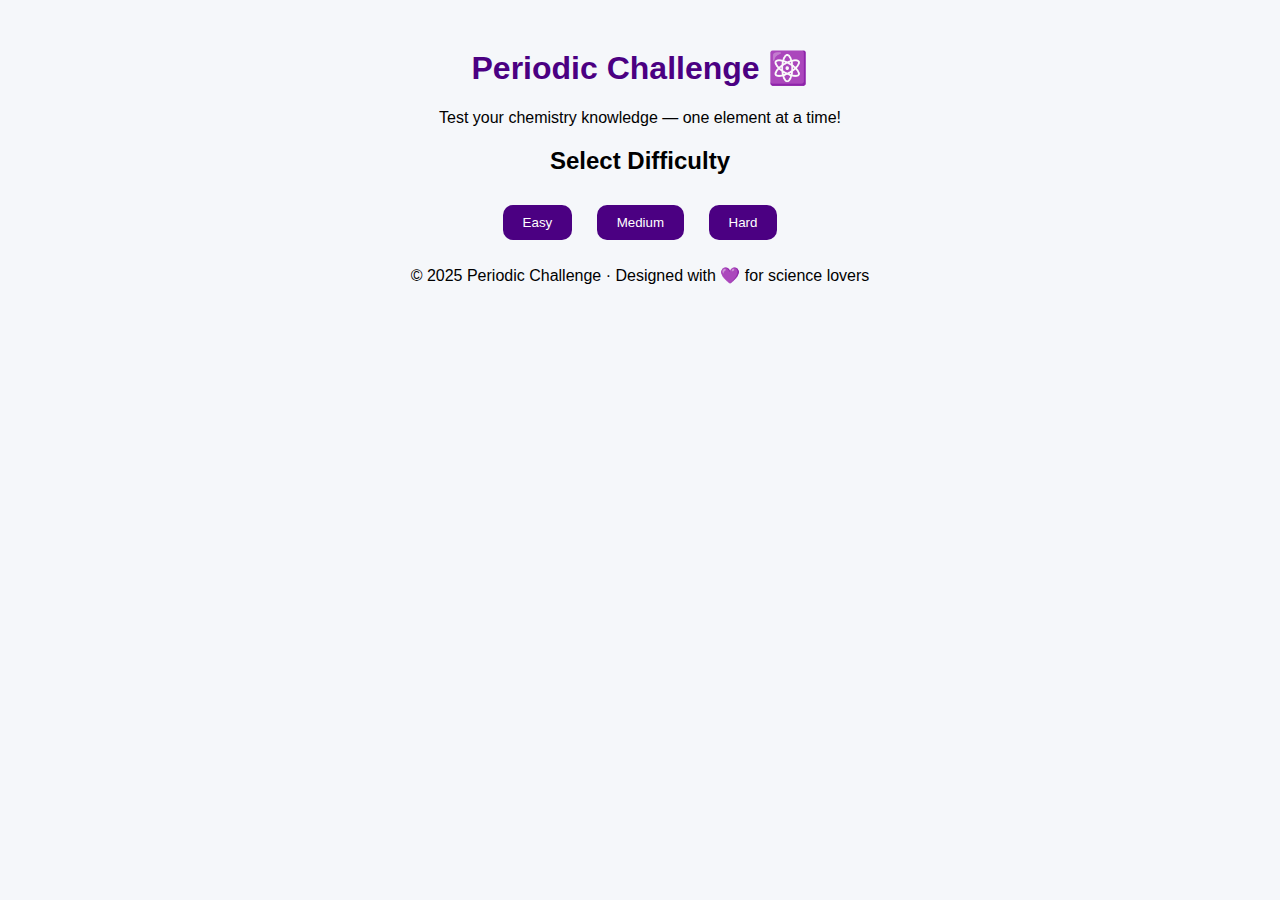
<file: index.html>
<!DOCTYPE html>
<html lang="en">
<head>
  <meta charset="UTF-8" />
  <meta name="viewport" content="width=device-width, initial-scale=1.0" />
  <title>Periodic Challenge ⚛️</title>
  <link rel="stylesheet" href="style.css" />
  <link href="https://fonts.googleapis.com/css2?family=Poppins:wght@400;600&display=swap" rel="stylesheet">
</head>
<body>
  <header>
    <h1>Periodic Challenge ⚛️</h1>
    <p>Test your chemistry knowledge — one element at a time!</p>
  </header>

  <!-- Start Screen -->
  <main id="start-screen" class="quiz-card">
    <h2>Select Difficulty</h2>
    <div class="mode-buttons">
      <button class="mode-btn" data-mode="easy">Easy</button>
      <button class="mode-btn" data-mode="medium">Medium</button>
      <button class="mode-btn" data-mode="hard">Hard</button>
    </div>
  </main>

  <!-- Quiz Section -->
  <main id="quiz-section" class="quiz-card" style="display:none;">
    <p id="progress"></p>
    <h2 id="question">Loading question...</h2>
    <div id="options"></div>
    <p id="result"></p>
    <button id="next">Next Question</button>
    <p id="high-score"></p>
  </main>

  <!-- End Screen -->
  <main id="end-screen" class="quiz-card" style="display:none;">
    <h2>Quiz Complete!</h2>
    <p id="final-score"></p>
    <button id="restart">Play Again</button>
  </main>

  <footer>
    <p>© 2025 Periodic Challenge · Designed with 💜 for science lovers</p>
  </footer>

  <script src="script.js"></script>
</body>

</html>
</file>
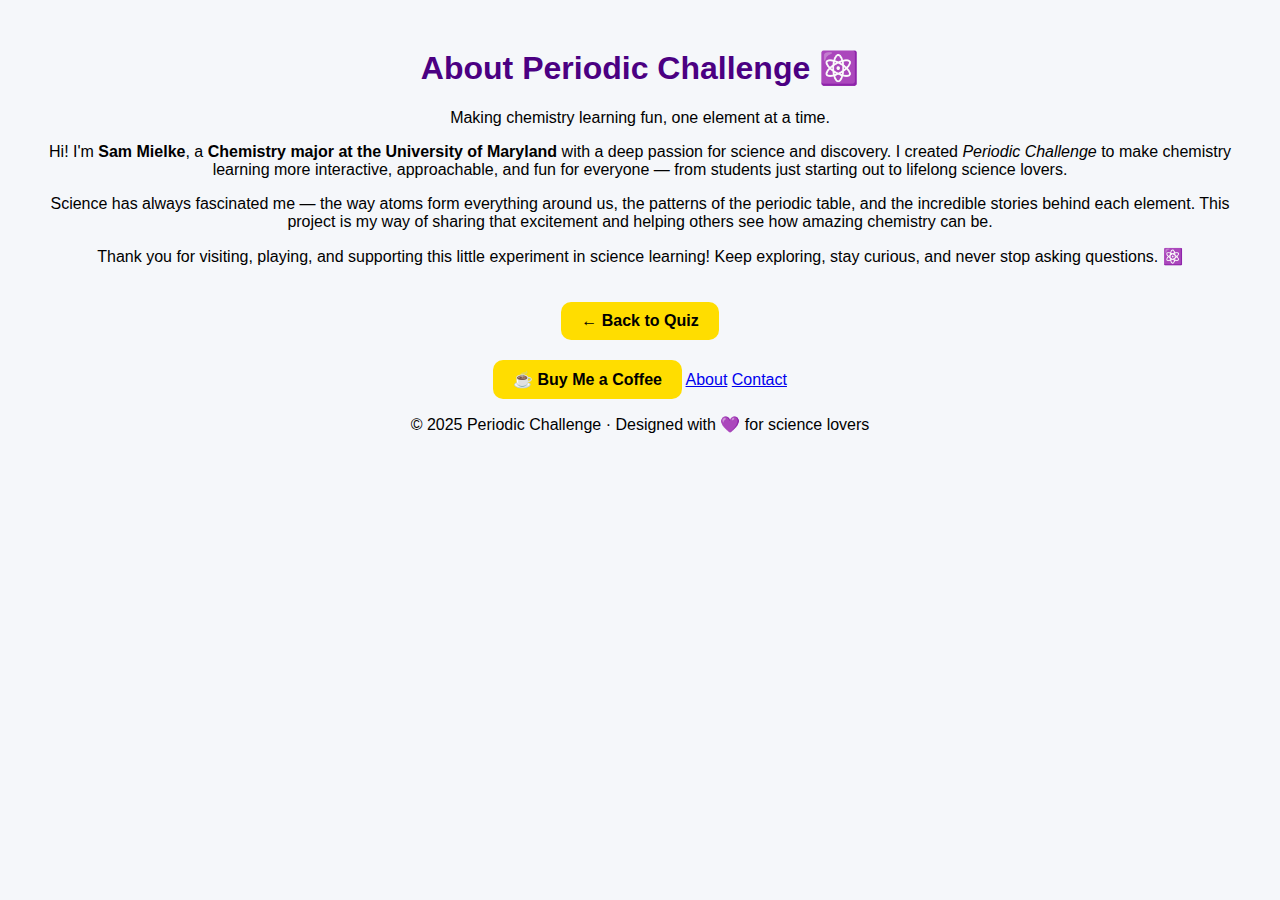
<file: about.html>
<!DOCTYPE html>
<html lang="en">
<head>
  <meta charset="UTF-8" />
  <meta name="viewport" content="width=device-width, initial-scale=1.0" />
  <title>About - Periodic Challenge ⚛️</title>
  <link rel="stylesheet" href="style.css" />
  <link href="https://fonts.googleapis.com/css2?family=Poppins:wght@400;600&display=swap" rel="stylesheet">
</head>
<body>
  <header>
    <h1>About Periodic Challenge ⚛️</h1>
    <p class="tagline">Making chemistry learning fun, one element at a time.</p>
  </header>

  <main class="quiz-card">
    <p>
      Hi! I'm <strong>Sam Mielke</strong>, a <strong>Chemistry major at the University of Maryland</strong> with a deep passion for science and discovery.  
      I created <em>Periodic Challenge</em> to make chemistry learning more interactive, approachable, and fun for everyone — from students just starting out to lifelong science lovers.
    </p>

    <p>
      Science has always fascinated me — the way atoms form everything around us, the patterns of the periodic table, and the incredible stories behind each element.  
      This project is my way of sharing that excitement and helping others see how amazing chemistry can be.
    </p>

    <p>
      Thank you for visiting, playing, and supporting this little experiment in science learning!  
      Keep exploring, stay curious, and never stop asking questions. ⚛️
    </p>

    <a href="index.html" class="coffee-btn">← Back to Quiz</a>
  </main>

  <footer>
    <div class="footer-links">
      <a href="https://www.buymeacoffee.com/smamielke" target="_blank" class="coffee-btn">☕ Buy Me a Coffee</a>
      <a href="about.html">About</a>
      <a href="contact.html">Contact</a>
    </div>
    <p>© 2025 Periodic Challenge · Designed with 💜 for science lovers</p>
  </footer>
</body>
</html>
</file>
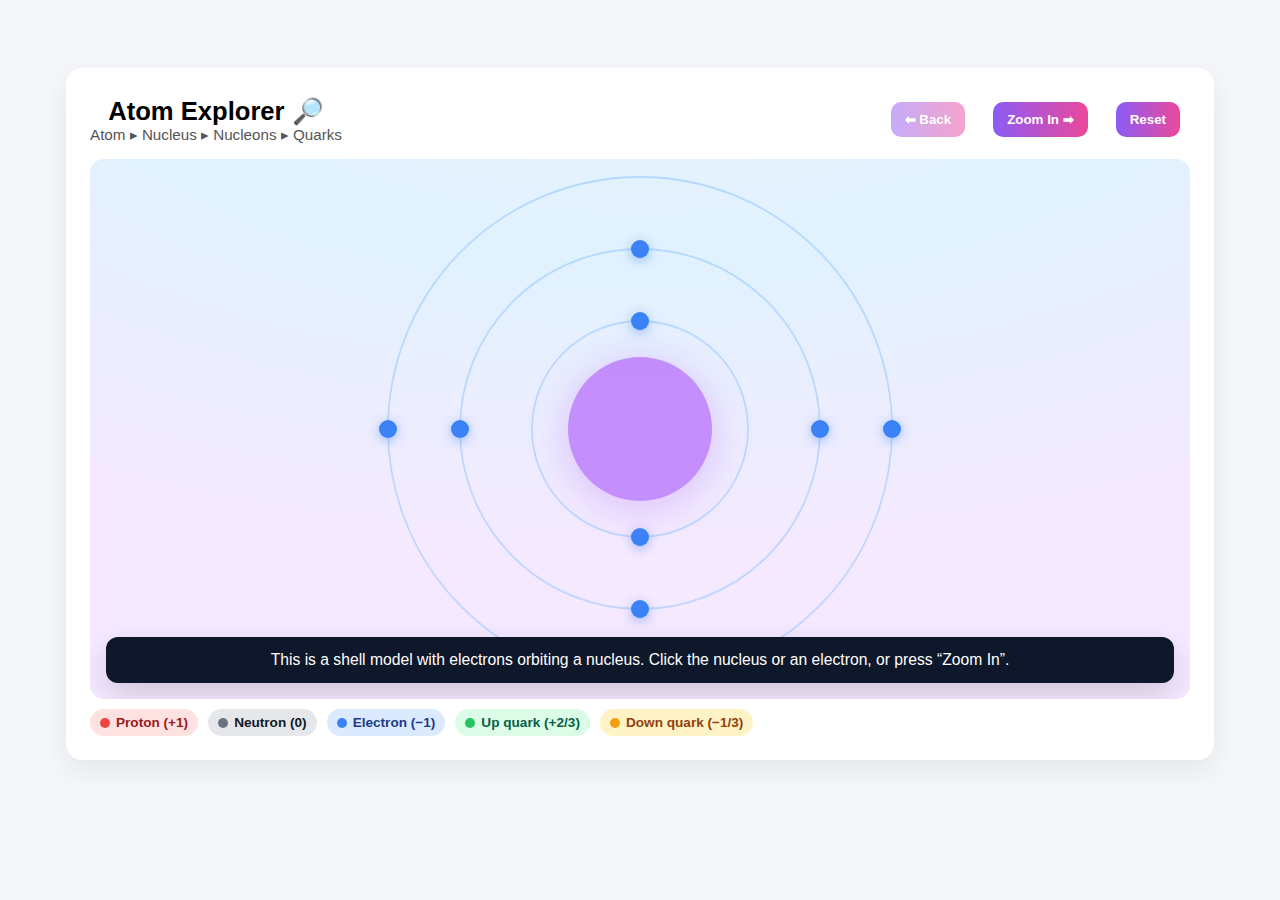
<file: atom-explorer.html>
<!DOCTYPE html>
<html lang="en">
<head>
<meta charset="utf-8" />
<meta name="viewport" content="width=device-width, initial-scale=1" />
<title>Atom Explorer 🔬 | Periodic Challenge</title>
<link rel="stylesheet" href="style.css" />

<style>
/* --- Layout card --- */
.explorer-wrap{
  max-width:1100px;margin:40px auto;padding:24px;
  background:#fff;border-radius:16px;box-shadow:0 10px 30px rgba(0,0,0,.08)
}
.explorer-header{display:flex;justify-content:space-between;gap:12px;align-items:center;margin-bottom:12px}
.explorer-title{font-size:1.6rem;font-weight:800}
.explorer-crumbs{font-size:.95rem;color:#555}
.controls{display:flex;gap:8px;flex-wrap:wrap}
.controls button{
  background:linear-gradient(90deg,#8b5cf6,#ec4899);color:#fff;border:0;
  padding:10px 14px;border-radius:10px;font-weight:700;cursor:pointer
}
.controls button:disabled{opacity:.5;cursor:not-allowed}
.scene{
  background:radial-gradient(1200px 600px at 50% -200px, #eef2ff, #e0f2fe, #f5e9ff);
  border-radius:14px;overflow:hidden;position:relative;height:540px
}
#stage{width:100%;height:100%}
.tooltip{
  position:absolute;left:16px;bottom:16px;right:16px;
  background:#0f172a;color:#fff;border-radius:12px;padding:12px 14px;
  font-size:.98rem;line-height:1.4;box-shadow:0 12px 30px rgba(0,0,0,.15)
}
.tooltip b{color:#93c5fd}
.legend{
  display:flex;gap:10px;flex-wrap:wrap;margin-top:10px
}
.badge{display:inline-flex;align-items:center;gap:6px;border-radius:999px;padding:6px 10px;font-size:.85rem;font-weight:700}
.badge .dot{width:10px;height:10px;border-radius:50%}
.badge.p{background:#fee2e2;color:#991b1b}.badge.p .dot{background:#ef4444}
.badge.n{background:#e5e7eb;color:#111827}.badge.n .dot{background:#6b7280}
.badge.e{background:#dbeafe;color:#1e3a8a}.badge.e .dot{background:#3b82f6}
.badge.u{background:#dcfce7;color:#065f46}.badge.u .dot{background:#22c55e}
.badge.d{background:#fef3c7;color:#92400e}.badge.d .dot{background:#f59e0b}

/* SVG niceties */
#stage svg{width:100%;height:100%}
g.layer{opacity:0;pointer-events:none;transition:opacity .35s ease}
g.layer.active{opacity:1;pointer-events:auto}
.orbit{fill:none;stroke:#93c5fd;stroke-width:2;opacity:.55}
.electron{fill:#3b82f6;filter:drop-shadow(0 3px 6px rgba(59,130,246,.5))}
.nucleus-glow{filter:drop-shadow(0 8px 24px rgba(168,85,247,.35))}
.proton{fill:#ef4444}
.neutron{fill:#6b7280}
.quark-u{fill:#22c55e}
.quark-d{fill:#f59e0b}

/* small screens */
@media (max-width:760px){
  .scene{height:480px}
  .explorer-title{font-size:1.3rem}
}
</style>
</head>
<body>

<main class="explorer-wrap">
  <div class="explorer-header">
    <div>
      <div class="explorer-title">Atom Explorer 🔎</div>
      <div class="explorer-crumbs" id="crumbs">Atom ▸ Nucleus ▸ Nucleons ▸ Quarks</div>
    </div>
    <div class="controls">
      <button id="backBtn" aria-label="Back one level">⬅ Back</button>
      <button id="nextBtn" aria-label="Zoom in one level">Zoom In ➡</button>
      <button id="resetBtn" aria-label="Reset to atom view">Reset</button>
    </div>
  </div>

  <div class="scene" role="region" aria-label="Interactive atomic zoom explorer">
    <div id="stage"></div>
    <div class="tooltip" id="tip">Click <b>Zoom In</b> or tap parts of the atom to explore layers: Atom → Nucleus → Nucleons → Quarks.</div>
  </div>

  <div class="legend" aria-hidden="true">
    <span class="badge p"><span class="dot"></span>Proton (+1)</span>
    <span class="badge n"><span class="dot"></span>Neutron (0)</span>
    <span class="badge e"><span class="dot"></span>Electron (−1)</span>
    <span class="badge u"><span class="dot"></span>Up quark (+2/3)</span>
    <span class="badge d"><span class="dot"></span>Down quark (−1/3)</span>
  </div>
</main>

<script>
/* ---------- State ---------- */
let LEVEL = 0; // 0 Atom, 1 Nucleus, 2 Nucleons, 3 Quarks

const stage = document.getElementById('stage');
const tip   = document.getElementById('tip');
const crumbs = document.getElementById('crumbs');
const backBtn = document.getElementById('backBtn');
const nextBtn = document.getElementById('nextBtn');
const resetBtn = document.getElementById('resetBtn');

backBtn.onclick = () => setLevel(Math.max(0, LEVEL-1));
nextBtn.onclick = () => setLevel(Math.min(3, LEVEL+1));
resetBtn.onclick = () => setLevel(0);

/* ---------- Build SVG once ---------- */
const svgNS = "http://www.w3.org/2000/svg";
const svg = document.createElementNS(svgNS,'svg');
svg.setAttribute('viewBox','0 0 1000 600');
stage.appendChild(svg);

function make(tag, attrs={}, parent=svg){
  const el = document.createElementNS(svgNS, tag);
  for (const [k,v] of Object.entries(attrs)) el.setAttribute(k, v);
  parent.appendChild(el); return el;
}

/* Layers */
const layers = {
  atom:     make('g',{class:'layer active','data-level':'0'}),
  nucleus:  make('g',{class:'layer','data-level':'1'}),
  nucleons: make('g',{class:'layer','data-level':'2'}),
  quarks:   make('g',{class:'layer','data-level':'3'}),
};

/* ---------- Level 0: Atom (oxygen-like shell model) ---------- */
(function drawAtom(){
  // orbits
  const orbits=[120,200,280];
  orbits.forEach(r => make('circle',{cx:500, cy:300, r, class:'orbit'}, layers.atom));

  // electrons (simplified positions)
  const electrons = [
    [500,180],[500,420],                // K shell (2)
    [300,300],[700,300],[500,100],[500,500], // L shell (4 of 6 shown)
    [220,300],[780,300]                 // M shell (2)
  ];
  electrons.forEach(([x,y])=>{
    const e = make('circle',{cx:x, cy:y, r:10, class:'electron'}, layers.atom);
    e.addEventListener('click', ()=> setLevel(1)); // click an electron -> zoom
  });

  // nucleus blob
  const nuc = make('circle',{cx:500, cy:300, r:80, fill:'#c084fc', opacity:.9, class:'nucleus-glow'}, layers.atom);
  nuc.style.cursor='pointer';
  nuc.addEventListener('click', ()=> setLevel(1));
})();

/* ---------- Level 1: Nucleus overview ---------- */
(function drawNucleus(){
  // fuzzy halo
  make('circle',{cx:500, cy:300, r:170, fill:'#ede9fe', opacity:.5}, layers.nucleus);
  // pack of nucleons
  const spots = [
    [470,260,'p'],[530,260,'n'],
    [450,300,'n'],[500,300,'p'],[550,300,'n'],
    [470,340,'p'],[530,340,'n']
  ];
  spots.forEach(([x,y,type])=>{
    const cls = type==='p'?'proton':'neutron';
    const c = make('circle',{cx:x, cy:y, r:30, class:cls}, layers.nucleus);
    c.style.cursor='pointer';
    c.addEventListener('click', ()=> setLevel(2));
  });
  // label
  make('text',{x:500, y:120, 'text-anchor':'middle', fill:'#111827', 'font-size':'22', 'font-weight':'700'}, layers.nucleus)
    .textContent = 'Nucleus (protons + neutrons)';
})();

/* ---------- Level 2: Single nucleon (toggle proton/neutron) ---------- */
(function drawNucleons(){
  // proton on left
  make('circle',{cx:380, cy:300, r:70, class:'proton'}, layers.nucleons)
    .addEventListener('click', ()=> setLevel(3, 'proton'));
  make('text',{x:380, y:395, 'text-anchor':'middle', fill:'#111827', 'font-size':'18', 'font-weight':'700'}, layers.nucleons).textContent='Proton (+1)';

  // neutron on right
  make('circle',{cx:620, cy:300, r:70, class:'neutron'}, layers.nucleons)
    .addEventListener('click', ()=> setLevel(3, 'neutron'));
  make('text',{x:620, y:395, 'text-anchor':'middle', fill:'#111827', 'font-size':'18', 'font-weight':'700'}, layers.nucleons).textContent='Neutron (0)';
})();

/* ---------- Level 3: Quarks inside the selected nucleon ---------- */
let QUARK_MODE = 'proton'; // or 'neutron'
function drawQuarks(){
  // clear previous
  while (layers.quarks.firstChild) layers.quarks.removeChild(layers.quarks.firstChild);

  const caption = QUARK_MODE==='proton'
    ? 'Proton = up + up + down (uud), charge +1'
    : 'Neutron = up + down + down (udd), charge 0';

  // big container
  const R=120;
  const shell = make('circle',{cx:500, cy:300, r:R, fill:(QUARK_MODE==='proton'?'#fecaca':'#e5e7eb'), stroke:'#111827', 'stroke-width':'2'}, layers.quarks);

  // positions of 3 quarks
  const pts=[[500,220],[430,360],[570,360]];
  const types = QUARK_MODE==='proton' ? ['u','u','d'] : ['u','d','d'];
  types.forEach((t,i)=>{
    const cls = t==='u'?'quark-u':'quark-d';
    make('circle',{cx:pts[i][0], cy:pts[i][1], r:32, class:cls}, layers.quarks);
    make('text',{x:pts[i][0], y:pts[i][1]+6, 'text-anchor':'middle', fill:'#083344', 'font-size':'22','font-weight':'800'}, layers.quarks)
      .textContent = t.toUpperCase();
  });

  make('text',{x:500, y:470, 'text-anchor':'middle', fill:'#111827', 'font-size':'18','font-weight':'700'}, layers.quarks).textContent = caption;

  shell.style.cursor='pointer';
  shell.addEventListener('click', ()=> setLevel(2));
}

/* ---------- Level switching, tips, crumbs ---------- */
function setLevel(next, quarkMode){
  if (typeof quarkMode==='string') QUARK_MODE = quarkMode;
  LEVEL = next;

  for (const [name,g] of Object.entries(layers)){
    const lv = parseInt(g.getAttribute('data-level'),10);
    g.classList.toggle('active', lv===LEVEL);
  }

  backBtn.disabled = (LEVEL===0);
  nextBtn.disabled = (LEVEL===3);

  const texts = [
    'Atom ▸ Nucleus ▸ Nucleons ▸ Quarks',
    'Nucleus ▸ (click a nucleon to zoom)',
    'Nucleons ▸ Choose a proton/neutron',
    'Quarks inside the nucleon'
  ];
  crumbs.textContent = texts[LEVEL];

  const tips = [
    'This is a shell model with electrons orbiting a nucleus. Click the nucleus or an electron, or press “Zoom In”.',
    'The nucleus contains tightly packed protons and neutrons (collectively: nucleons). Click one to zoom further.',
    'Select a proton (+1) or neutron (0) to see its quark structure.',
    'A proton is uud; a neutron is udd. Up quark charge = +2/3, Down quark charge = −1/3.'
  ];
  tip.innerHTML = tips[LEVEL].replaceAll('uud','<b>uud</b>').replaceAll('udd','<b>udd</b>');

  if (LEVEL===3) drawQuarks();
}
setLevel(0); // init
</script>
</body>
</html>
</file>
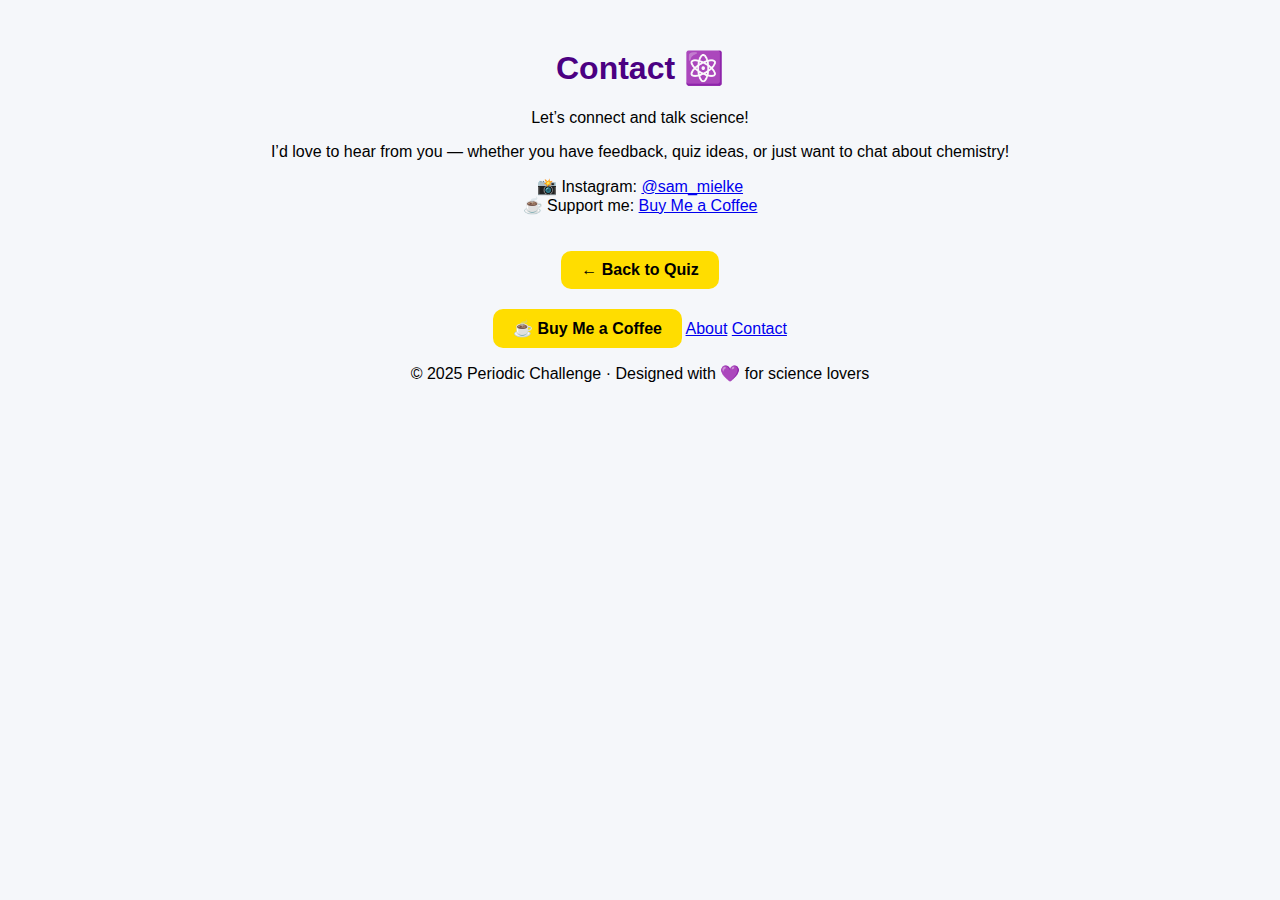
<file: contact.html>
<!DOCTYPE html>
<html lang="en">
<head>
  <meta charset="UTF-8" />
  <meta name="viewport" content="width=device-width, initial-scale=1.0" />
  <title>Contact - Periodic Challenge ⚛️</title>
  <link rel="stylesheet" href="style.css" />
  <link href="https://fonts.googleapis.com/css2?family=Poppins:wght@400;600&display=swap" rel="stylesheet">
</head>
<body>
  <header>
    <h1>Contact ⚛️</h1>
    <p class="tagline">Let’s connect and talk science!</p>
  </header>

  <main class="quiz-card">
    <p>
      I’d love to hear from you — whether you have feedback, quiz ideas, or just want to chat about chemistry!
    </p>

    <p>
      📸 Instagram: <a href="https://www.instagram.com/sam__mielke/" target="_blank">@sam_mielke</a><br>
      ☕ Support me: <a href="https://www.buymeacoffee.com/YOURUSERNAME" target="_blank">Buy Me a Coffee</a>
    </p>

    <a href="index.html" class="coffee-btn">← Back to Quiz</a>
  </main>

  <footer>
    <div class="footer-links">
      <a href="https://www.buymeacoffee.com/YOURUSERNAME" target="_blank" class="coffee-btn">☕ Buy Me a Coffee</a>
      <a href="about.html">About</a>
      <a href="contact.html">Contact</a>
    </div>
    <p>© 2025 Periodic Challenge · Designed with 💜 for science lovers</p>
  </footer>
</body>
</html>
</file>
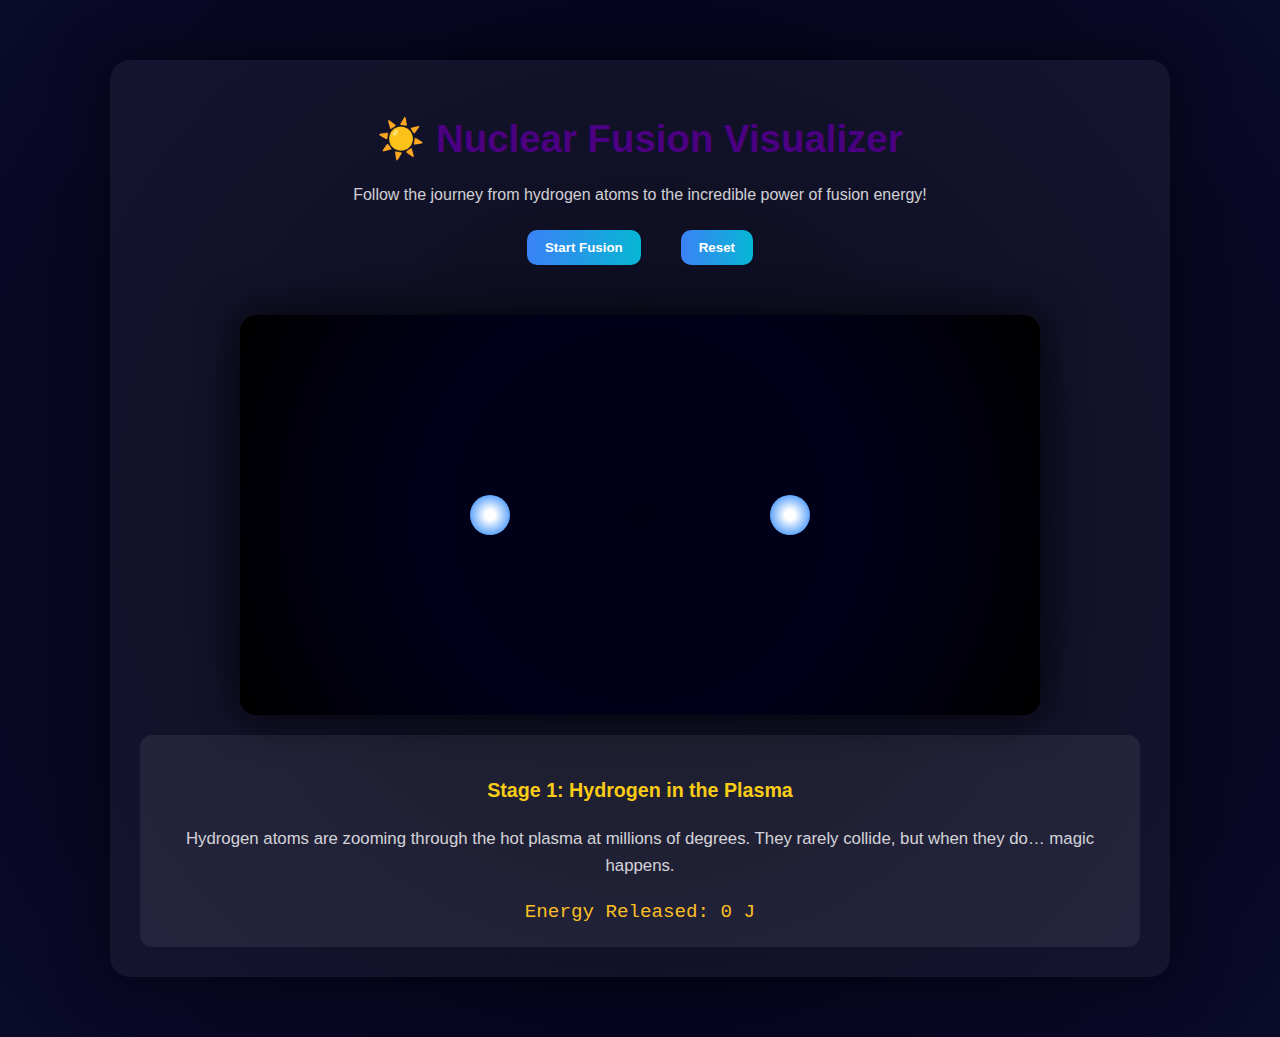
<file: fusion-visualizer.html>
<!DOCTYPE html>
<html lang="en">
<head>
<meta charset="utf-8" />
<meta name="viewport" content="width=device-width, initial-scale=1" />
<title>Nuclear Fusion Visualizer ☀️ | Periodic Challenge</title>
<link rel="stylesheet" href="style.css" />

<style>
body {
  background: radial-gradient(circle at center, #000010, #0a0a2a);
  color: white;
  font-family: 'Poppins', sans-serif;
  margin: 0;
  overflow-x: hidden;
}
main {
  max-width: 1000px;
  margin: 40px auto;
  background: rgba(255,255,255,0.05);
  border-radius: 20px;
  padding: 30px;
  box-shadow: 0 0 50px rgba(0,0,0,0.5);
}
h1 {
  text-align: center;
  font-size: 2.4rem;
}
p {
  text-align: center;
  opacity: 0.8;
}
canvas {
  display: block;
  margin: 40px auto 20px;
  background: radial-gradient(circle at center, #000015, #01001a, #000);
  border-radius: 16px;
  box-shadow: 0 0 40px rgba(0,0,0,0.8);
}
.controls {
  display: flex;
  justify-content: center;
  gap: 20px;
}
button {
  padding: 10px 18px;
  border: none;
  border-radius: 10px;
  background: linear-gradient(90deg, #3b82f6, #06b6d4);
  color: white;
  font-weight: 600;
  cursor: pointer;
  transition: 0.2s;
}
button:hover { transform: scale(1.05); }

.flash {
  position: absolute;
  top: 0; left: 0;
  width: 100%; height: 100%;
  background: radial-gradient(circle, #ffffcc 0%, transparent 70%);
  opacity: 0;
  pointer-events: none;
  transition: opacity 0.4s;
}
.energy-wave {
  position: absolute;
  top: 50%; left: 50%;
  width: 10px; height: 10px;
  border-radius: 50%;
  transform: translate(-50%, -50%);
  background: radial-gradient(circle, rgba(255,255,100,0.7) 0%, transparent 70%);
  opacity: 0;
  pointer-events: none;
}

.info-panel {
  background: rgba(255,255,255,0.07);
  padding: 20px;
  border-radius: 12px;
  margin-top: 20px;
  text-align: center;
  font-size: 1.05rem;
  line-height: 1.6;
}
.info-panel h3 {
  color: #facc15;
}
.energy-counter {
  font-family: 'Courier New', monospace;
  font-size: 1.2rem;
  color: #fbbf24;
  margin-top: 8px;
}
</style>
</head>
<body>
<main>
  <h1>☀️ Nuclear Fusion Visualizer</h1>
  <p>Follow the journey from hydrogen atoms to the incredible power of fusion energy!</p>

  <div class="controls">
    <button id="startBtn">Start Fusion</button>
    <button id="resetBtn">Reset</button>
  </div>

  <div style="position:relative;">
    <canvas id="fusionCanvas" width="800" height="400"></canvas>
    <div class="flash" id="flash"></div>
    <div class="energy-wave" id="wave"></div>
  </div>

  <div class="info-panel" id="info">
    <h3>Stage 1: Hydrogen in the Plasma</h3>
    <p>Hydrogen atoms are zooming through the hot plasma at millions of degrees. They rarely collide, but when they do… magic happens.</p>
    <div class="energy-counter">Energy Released: 0 J</div>
  </div>
</main>

<script>
const canvas = document.getElementById("fusionCanvas");
const ctx = canvas.getContext("2d");
const flash = document.getElementById("flash");
const wave = document.getElementById("wave");
const info = document.getElementById("info");
const energyCounter = info.querySelector(".energy-counter");

let step = 0;
let particles = [];
let anim;
let totalEnergy = 0; // in joules

function resetScene() {
  cancelAnimationFrame(anim);
  flash.style.opacity = 0;
  wave.style.opacity = 0;
  totalEnergy = 0;
  energyCounter.textContent = "Energy Released: 0 J";
  step = 0;
  particles = [
    {x:250, y:200, vx:0, color:"#60a5fa"},
    {x:550, y:200, vx:0, color:"#60a5fa"}
  ];
  draw();
  info.innerHTML = `
    <h3>Stage 1: Hydrogen in the Plasma</h3>
    <p>Hydrogen atoms are zooming through the hot plasma at millions of degrees. They rarely collide, but when they do… magic happens.</p>
    <div class="energy-counter">Energy Released: 0 J</div>`;
}

function drawParticle(p) {
  const g = ctx.createRadialGradient(p.x, p.y, 5, p.x, p.y, 20);
  g.addColorStop(0, "#fff");
  g.addColorStop(1, p.color);
  ctx.fillStyle = g;
  ctx.beginPath();
  ctx.arc(p.x, p.y, 20, 0, Math.PI*2);
  ctx.fill();
}

function drawHelium(x, y) {
  const g = ctx.createRadialGradient(x, y, 10, x, y, 40);
  g.addColorStop(0, "#fff");
  g.addColorStop(1, "#facc15");
  ctx.fillStyle = g;
  ctx.beginPath();
  ctx.arc(x, y, 40, 0, Math.PI*2);
  ctx.fill();
}

function draw() {
  ctx.clearRect(0,0,canvas.width,canvas.height);
  for (const p of particles) drawParticle(p);
}

function updateInfo(title, text) {
  info.querySelector("h3").textContent = title;
  info.querySelector("p").textContent = text;
}

function addEnergy(amount) {
  totalEnergy += amount;
  const tntEquivalent = (totalEnergy / 4.184e9).toFixed(5);
  energyCounter.textContent = `Energy Released: ${totalEnergy.toExponential(3)} J (~${tntEquivalent} tons TNT)`;
}

function animateFusion() {
  step++;
  if (step === 1) updateInfo("Stage 2: Atoms Accelerating", "The hydrogen nuclei accelerate through the plasma, approaching each other at high speeds.");
  if (step === 60) {
    particles[0].vx = 2;
    particles[1].vx = -2;
  }

  if (step > 60 && step < 130) {
    particles.forEach(p => p.x += p.vx);
  }

  if (step === 130) {
    flash.style.opacity = 1;
    setTimeout(() => flash.style.opacity = 0, 400);
    updateInfo("Stage 3: Quantum Tunneling", "Despite repelling each other, the protons fuse due to quantum tunneling — a quantum miracle!");
    addEnergy(1e13);
  }

  if (step === 200) {
    updateInfo("Stage 4: Fusion Ignition", "Two protons have fused to form deuterium (¹H + ¹H → ²H + e⁺ + νₑ). A positron and a neutrino escape, carrying away energy.");
    addEnergy(5e13);
  }

  if (step === 270) {
    flash.style.opacity = 1;
    setTimeout(() => flash.style.opacity = 0, 500);
    updateInfo("Stage 5: Chain Reaction", "More hydrogen joins, forming Helium-3, then Helium-4. Energy output grows exponentially!");
    addEnergy(2e14);
  }

  if (step === 340) {
    wave.style.opacity = 1;
    wave.animate([{ transform: 'translate(-50%, -50%) scale(0)', opacity: 1 }, { transform: 'translate(-50%, -50%) scale(8)', opacity: 0 }], { duration: 2000 });
    drawHelium(400, 200);
    updateInfo("Stage 6: Stellar Power Released", "Helium is formed. The missing mass becomes pure energy. This single reaction releases energy equal to 100 million chemical reactions!");
    addEnergy(3e14);
  }

  if (step === 440) {
    updateInfo("Stage 7: The Heart of the Stars", "This is how stars — including our Sun — shine for billions of years, fusing hydrogen into helium and light.");
    addEnergy(1e15);
  }

  if (step === 540) {
    updateInfo("Stage 8: Humanity’s Dream", "If controlled, fusion could power Earth with nearly limitless clean energy. Projects like ITER are making it real.");
    addEnergy(5e15);
    cancelAnimationFrame(anim);
    return;
  }

  draw();
  anim = requestAnimationFrame(animateFusion);
}

document.getElementById("startBtn").onclick = () => {
  cancelAnimationFrame(anim);
  step = 0;
  animateFusion();
};
document.getElementById("resetBtn").onclick = resetScene;

resetScene();
</script>
</body>
</html>
</file>
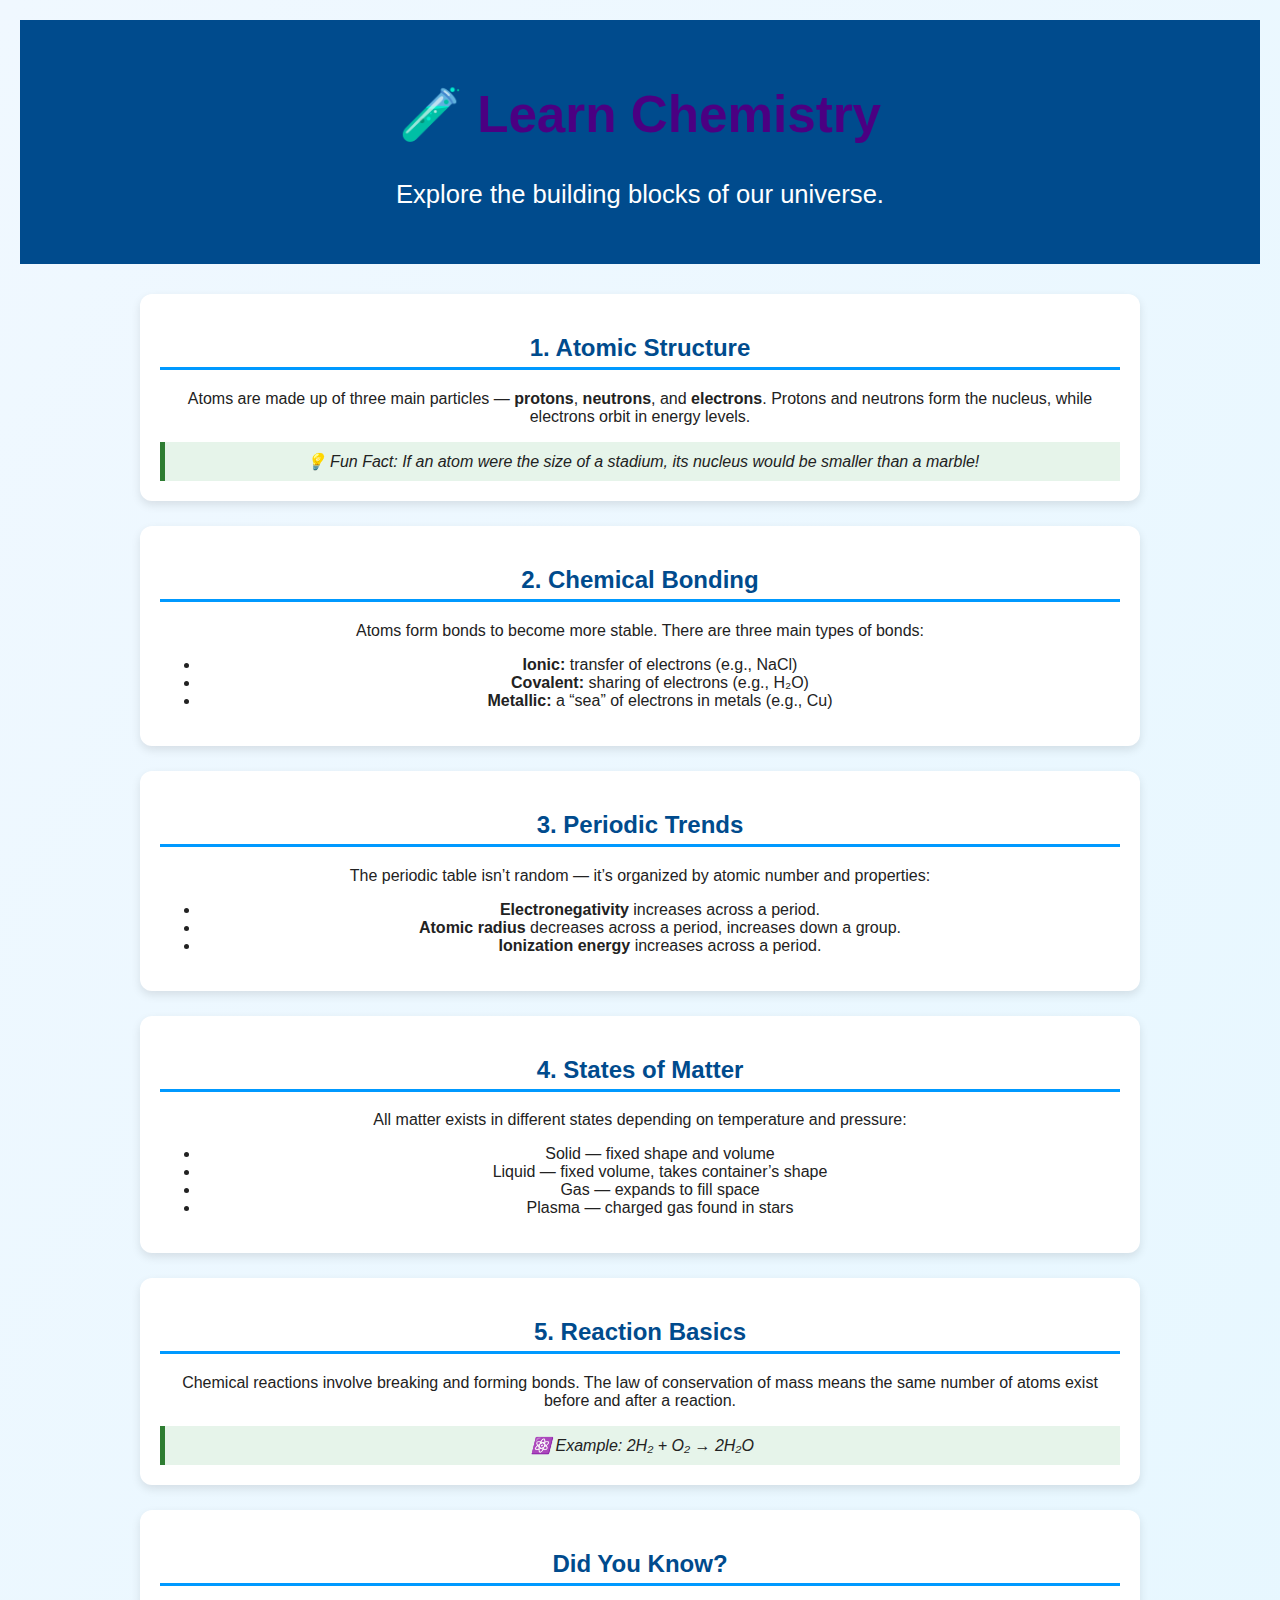
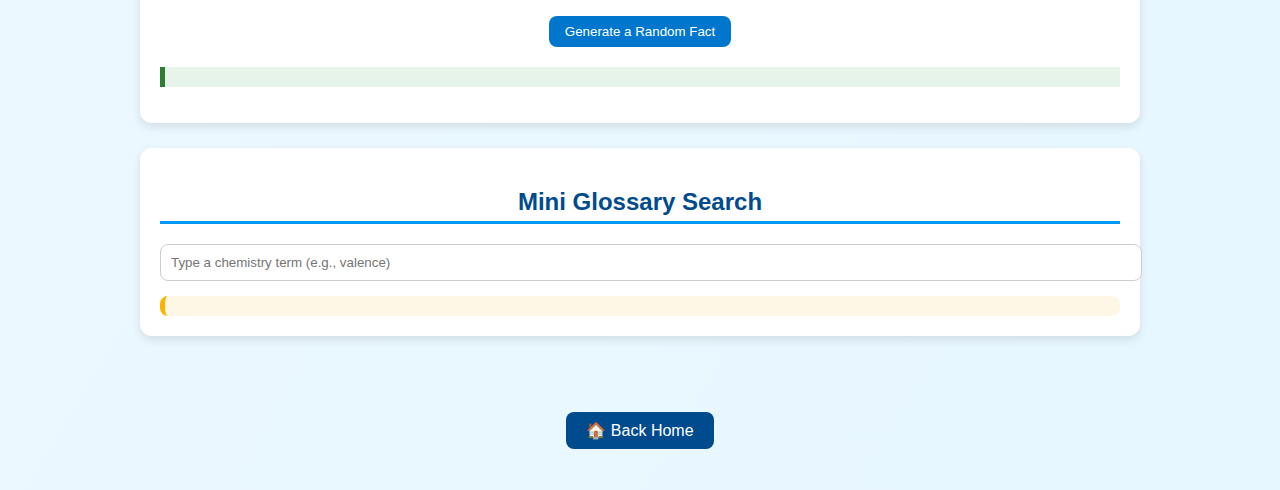
<file: learn.html>
<!DOCTYPE html>
<html lang="en">
<head>
  <meta charset="UTF-8">
  <meta name="viewport" content="width=device-width, initial-scale=1.0">
  <title>Learn Chemistry | Periodic Challenge</title>
  <link rel="stylesheet" href="style.css">
  <style>
    body {
      font-family: 'Segoe UI', sans-serif;
      background: linear-gradient(to bottom right, #f0f8ff, #e6f7ff);
      margin: 0;
      color: #222;
    }
    header {
      background: #004b8d;
      color: white;
      padding: 30px;
      text-align: center;
      font-size: 1.6rem;
    }
    main {
      padding: 30px;
      max-width: 1000px;
      margin: auto;
    }
    h2 {
      color: #004b8d;
      border-bottom: 3px solid #0099ff;
      padding-bottom: 5px;
    }
    .section {
      background: white;
      border-radius: 12px;
      padding: 20px;
      margin-bottom: 25px;
      box-shadow: 0 4px 10px rgba(0,0,0,0.1);
    }
    .fact-box {
      background: #e6f4ea;
      padding: 10px 15px;
      border-left: 5px solid #2e7d32;
      margin-top: 10px;
      font-style: italic;
    }
    #fact-generator {
      background: #0077cc;
      color: white;
      border: none;
      border-radius: 8px;
      padding: 8px 16px;
      cursor: pointer;
    }
    #fact-generator:hover {
      background: #005fa3;
    }
    .glossary {
      margin-top: 20px;
    }
    input[type="text"] {
      width: 100%;
      padding: 10px;
      border-radius: 8px;
      border: 1px solid #ccc;
    }
    #result {
      margin-top: 15px;
      padding: 10px;
      border-radius: 8px;
      background: #fff7e6;
      border-left: 5px solid #ffb300;
    }
    footer {
      text-align: center;
      margin: 30px 0;
    }
    footer a {
      background: #004b8d;
      color: white;
      padding: 10px 20px;
      border-radius: 8px;
      text-decoration: none;
    }
    footer a:hover {
      background: #006ad1;
    }
  </style>
</head>
<body>
  <header>
    <h1>🧪 Learn Chemistry</h1>
    <p>Explore the building blocks of our universe.</p>
  </header>

  <main>
    <section class="section">
      <h2>1. Atomic Structure</h2>
      <p>Atoms are made up of three main particles — <b>protons</b>, <b>neutrons</b>, and <b>electrons</b>. 
      Protons and neutrons form the nucleus, while electrons orbit in energy levels.</p>
      <div class="fact-box">💡 Fun Fact: If an atom were the size of a stadium, its nucleus would be smaller than a marble!</div>
    </section>

    <section class="section">
      <h2>2. Chemical Bonding</h2>
      <p>Atoms form bonds to become more stable. There are three main types of bonds:
      <ul>
        <li><b>Ionic:</b> transfer of electrons (e.g., NaCl)</li>
        <li><b>Covalent:</b> sharing of electrons (e.g., H₂O)</li>
        <li><b>Metallic:</b> a “sea” of electrons in metals (e.g., Cu)</li>
      </ul></p>
    </section>

    <section class="section">
      <h2>3. Periodic Trends</h2>
      <p>The periodic table isn’t random — it’s organized by atomic number and properties:
        <ul>
          <li><b>Electronegativity</b> increases across a period.</li>
          <li><b>Atomic radius</b> decreases across a period, increases down a group.</li>
          <li><b>Ionization energy</b> increases across a period.</li>
        </ul>
      </p>
    </section>

    <section class="section">
      <h2>4. States of Matter</h2>
      <p>All matter exists in different states depending on temperature and pressure:
      <ul>
        <li>Solid — fixed shape and volume</li>
        <li>Liquid — fixed volume, takes container’s shape</li>
        <li>Gas — expands to fill space</li>
        <li>Plasma — charged gas found in stars</li>
      </ul></p>
    </section>

    <section class="section">
      <h2>5. Reaction Basics</h2>
      <p>Chemical reactions involve breaking and forming bonds. The law of conservation of mass means the same number of atoms exist before and after a reaction.</p>
      <div class="fact-box">⚛️ Example: 2H₂ + O₂ → 2H₂O</div>
    </section>

    <section class="section">
      <h2>Did You Know?</h2>
      <button id="fact-generator">Generate a Random Fact</button>
      <p id="random-fact" class="fact-box"></p>
    </section>

    <section class="section glossary">
      <h2>Mini Glossary Search</h2>
      <input type="text" id="glossary-input" placeholder="Type a chemistry term (e.g., valence)">
      <div id="result"></div>
    </section>
  </main>

  <footer>
    <a href="index.html">🏠 Back Home</a>
  </footer>

  <script>
    // --- RANDOM FACT GENERATOR ---
    const facts = [
      "Water expands when it freezes — most substances contract.",
      "Diamond and graphite are both made of carbon atoms, but arranged differently.",
      "Helium is the only element that cannot solidify under normal pressure.",
      "Bananas are slightly radioactive due to potassium-40.",
      "Mercury is the only metal that is liquid at room temperature."
    ];
    document.getElementById("fact-generator").onclick = () => {
      const fact = facts[Math.floor(Math.random() * facts.length)];
      document.getElementById("random-fact").textContent = fact;
    };

    // --- GLOSSARY SEARCH ---
    const glossary = {
      atom: "The smallest unit of matter that retains chemical properties.",
      molecule: "Two or more atoms bonded together.",
      valence: "The combining capacity of an element.",
      isotope: "Atoms of the same element with different numbers of neutrons.",
      catalyst: "A substance that speeds up a reaction without being consumed.",
      ion: "An atom that has gained or lost electrons.",
      acid: "A substance that donates hydrogen ions (H⁺) in solution.",
      base: "A substance that accepts hydrogen ions (H⁺) or releases OH⁻.",
      covalent: "A bond formed by sharing electrons between atoms.",
      ionic: "A bond formed by transferring electrons between atoms."
    };
    document.getElementById("glossary-input").addEventListener("input", e => {
      const term = e.target.value.trim().toLowerCase();
      const def = glossary[term];
      document.getElementById("result").textContent = def ? def : "No definition found.";
    });
  </script>
</body>
</html>
</file>
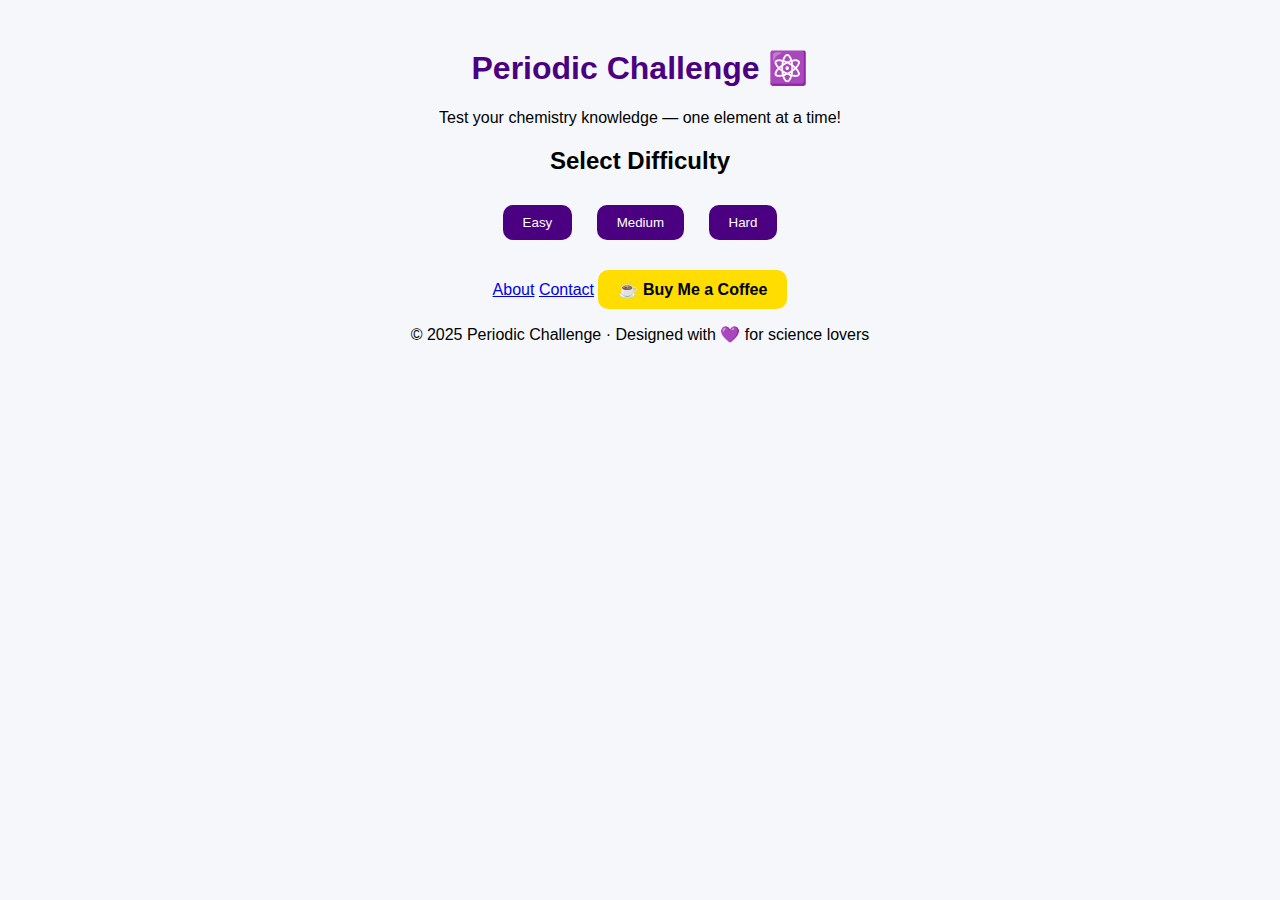
<file: periodic.html>
<!DOCTYPE html>
<html lang="en">
<head>
  <meta charset="UTF-8" />
  <meta name="viewport" content="width=device-width, initial-scale=1.0" />
  <title>Periodic Challenge ⚛️</title>
  <meta name="description" content="Periodic Challenge — a fun, interactive chemistry quiz game made by Sam Mielke, a University of Maryland chemistry major. Test your science knowledge and learn fun facts about the periodic table!">
<meta name="keywords" content="chemistry quiz, periodic table, science game, chemistry facts, STEM education, Sam Mielke, University of Maryland, fun science website">
<meta name="author" content="Sam Mielke">
<meta name="robots" content="index, follow">
<meta property="og:title" content="Periodic Challenge ⚛️ - Chemistry Quiz Game">
<meta property="og:description" content="Play a fun periodic table quiz created by Sam Mielke, chemistry major at the University of Maryland!">
<meta property="og:image" content="https://smamielke.github.io/periodic-challenge/favicon.ico">
<meta property="og:url" content="https://smamielke.github.io/periodic-challenge/">
<meta name="twitter:card" content="summary_large_image">

  <link rel="stylesheet" href="style.css" />
  <link href="https://fonts.googleapis.com/css2?family=Poppins:wght@400;600&display=swap" rel="stylesheet">
</head>
<body>
  <header>
    <h1>Periodic Challenge ⚛️</h1>
    <p>Test your chemistry knowledge — one element at a time!</p>
  </header>

  <!-- Start Screen -->
  <main id="start-screen" class="quiz-card">
    <h2>Select Difficulty</h2>
    <div class="mode-buttons">
      <button class="mode-btn" data-mode="easy">Easy</button>
      <button class="mode-btn" data-mode="medium">Medium</button>
      <button class="mode-btn" data-mode="hard">Hard</button>
    </div>
  </main>

  <!-- Quiz Section -->
  <main id="quiz-section" class="quiz-card" style="display:none;">
    <p id="progress"></p>
    <h2 id="question">Loading question...</h2>
    <div id="options"></div>
    <p id="result"></p>
    <button id="next">Next Question</button>
    <p id="high-score"></p>
  </main>

  <!-- End Screen -->
  <main id="end-screen" class="quiz-card" style="display:none;">
    <h2>Quiz Complete!</h2>
    <p id="final-score"></p>
    <button id="restart">Play Again</button>
  </main>

    <footer>
    <div class="footer-links">
      <a href="about.html">About</a>
      <a href="contact.html">Contact</a>
      <a href="https://www.buymeacoffee.com/sammielke" target="_blank" class="coffee-btn">☕ Buy Me a Coffee</a>
    </div>
    <p>© 2025 Periodic Challenge · Designed with 💜 for science lovers</p>
  </footer>

  <script src="script.js"></script>
</body>
</html>
</file>
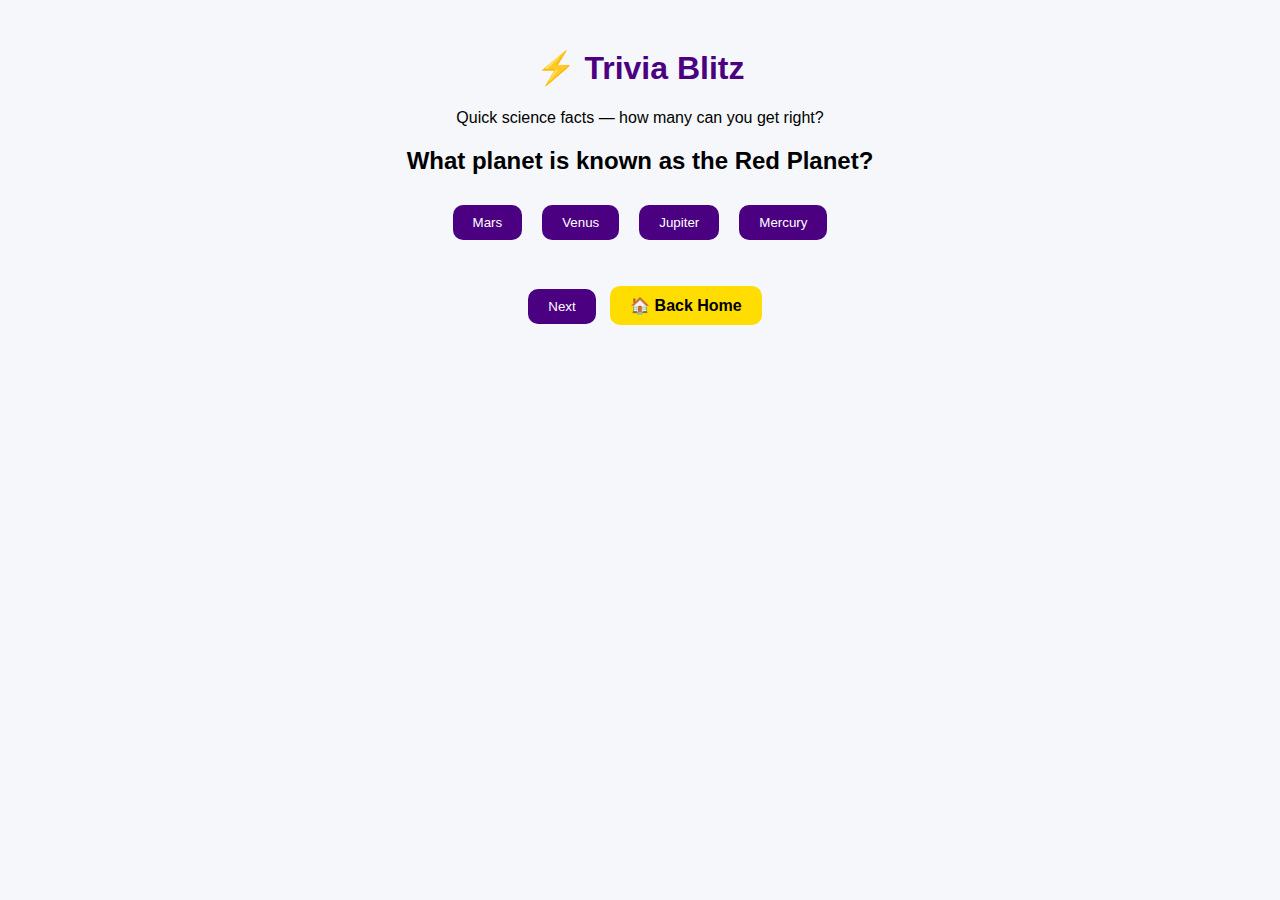
<file: trivia.html>
<!DOCTYPE html>
<html lang="en">
<head>
  <meta charset="UTF-8">
  <meta name="viewport" content="width=device-width, initial-scale=1.0">
  <title>Trivia Blitz ⚡ | Periodic Challenge</title>
  <link rel="stylesheet" href="style.css">
  <script src="trivia.js" defer></script>
</head>
<body>
  <header>
    <h1>⚡ Trivia Blitz</h1>
    <p>Quick science facts — how many can you get right?</p>
  </header>

  <main class="quiz-card">
    <h2 id="question">Loading question...</h2>
    <div id="options"></div>
    <p id="result"></p>
    <button id="next">Next</button>
    <a href="index.html" class="coffee-btn">🏠 Back Home</a>
  </main>
</body>
</html>
</file>
<file: style.css>
body {
  font-family: Arial, sans-serif;
  background: #f5f7fa;
  text-align: center;
  padding: 20px;
}
h1 {
  color: #4b0082;
}
button {
  margin: 10px;
  padding: 10px 20px;
  border-radius: 10px;
  border: none;
  background: #4b0082;
  color: white;
  cursor: pointer;
}
button:hover {
  background: #663399;
}
.coffee-btn {
  display: inline-block;
  background: #ffdd00;
  color: black;
  padding: 10px 20px;
  border-radius: 10px;
  text-decoration: none;
  font-weight: bold;
  margin-top: 20px;
}
.adsense-slot {
  margin-top: 20px;
  height: 100px;
  background: #eee;
  text-align: center;
  line-height: 100px;
  color: gray;
  border-radius: 10px;
}
</file>
